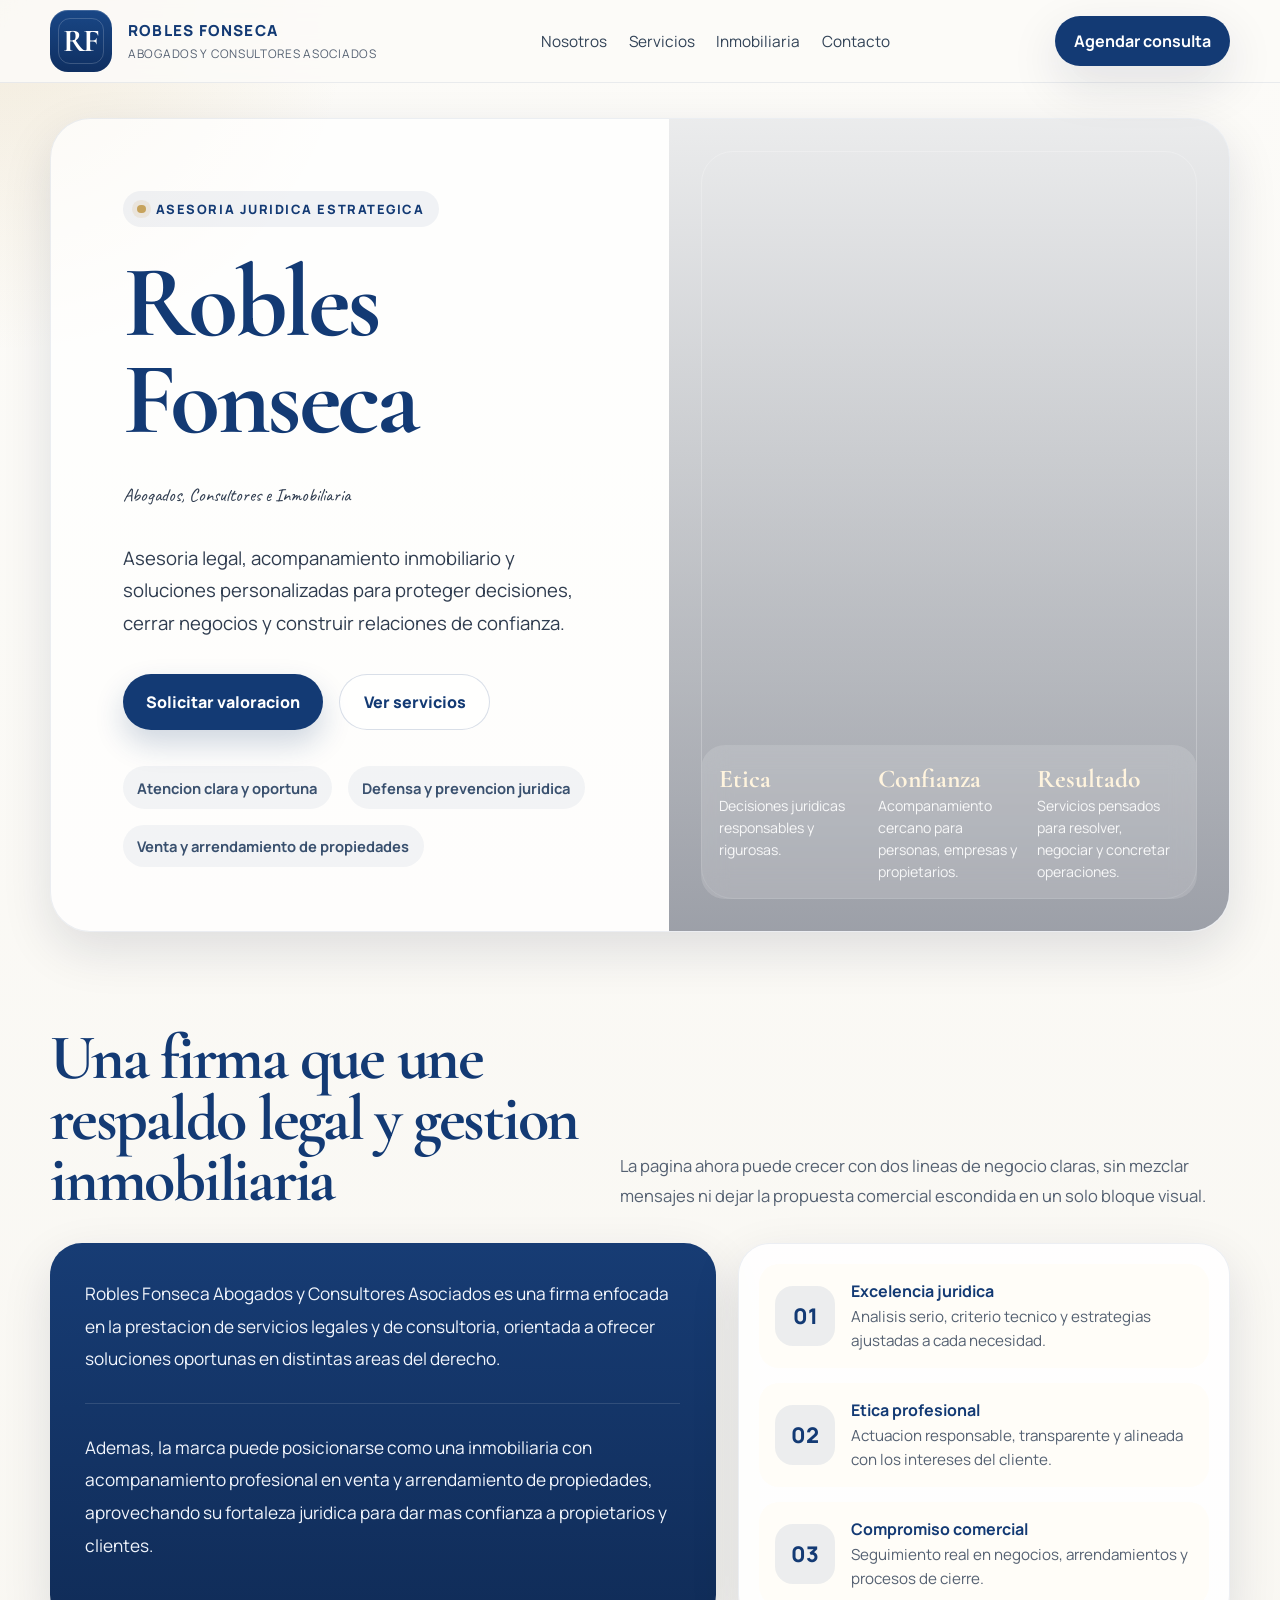
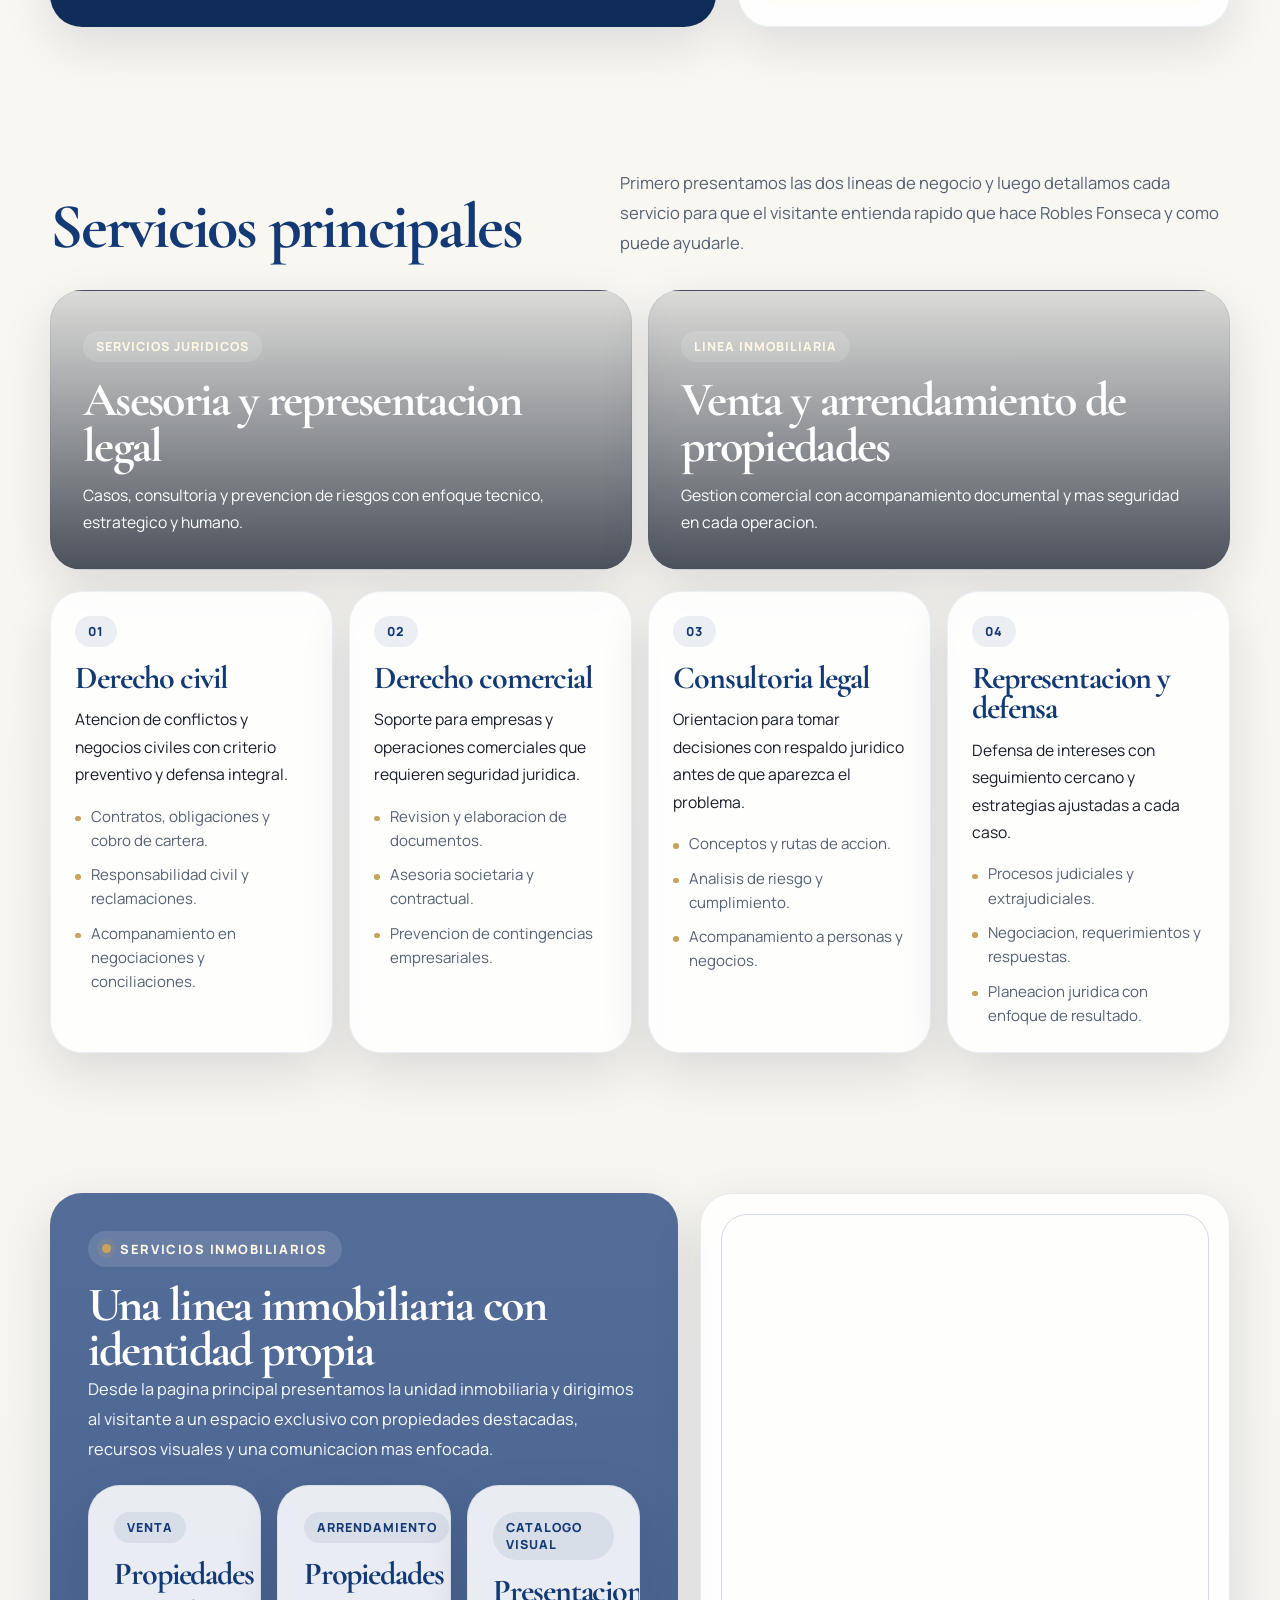
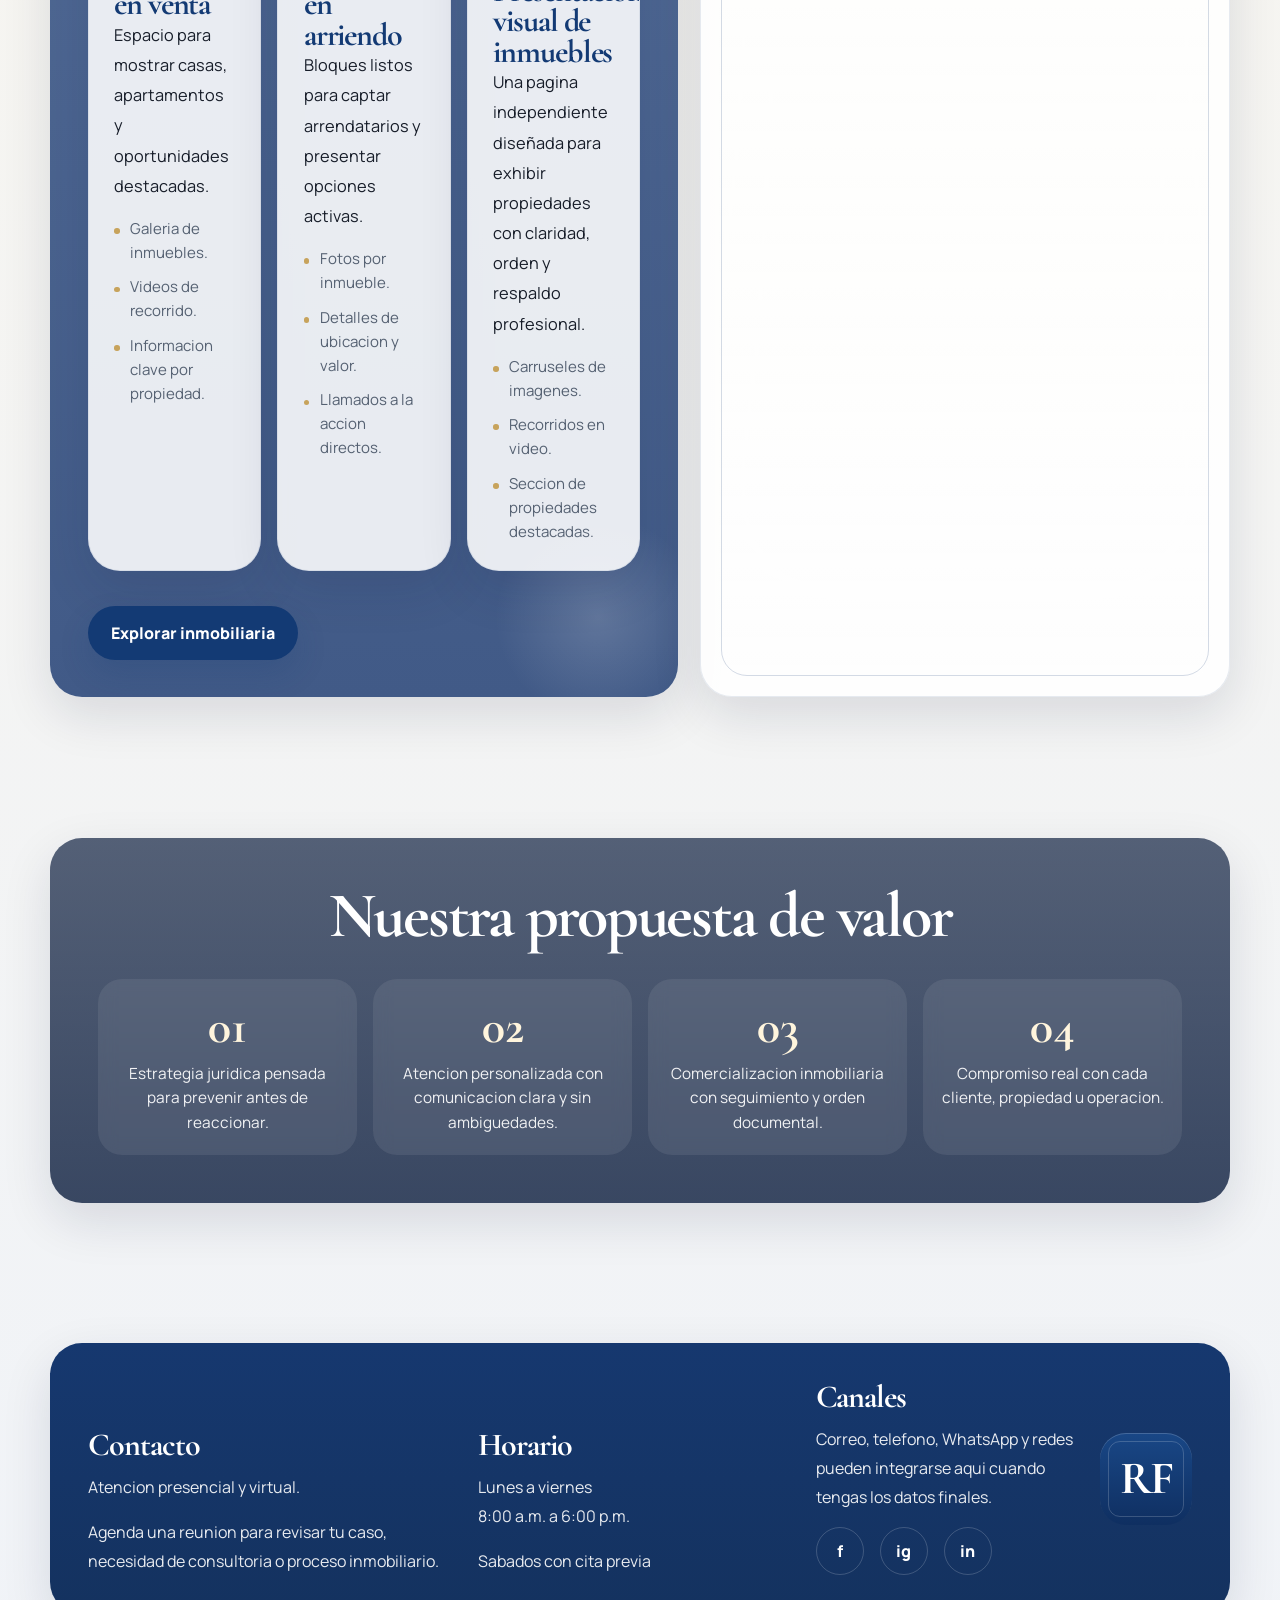
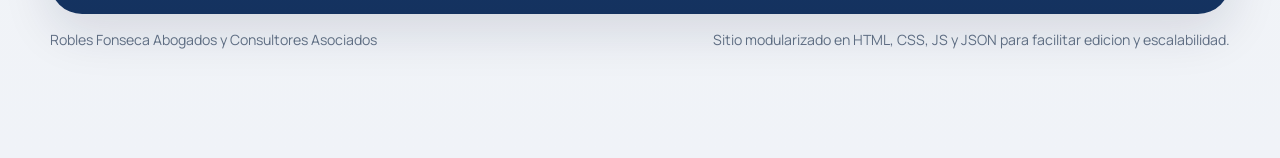
<file: index.html>
<!DOCTYPE html>
<html lang="es">
<head>
  <meta charset="UTF-8">
  <meta name="viewport" content="width=device-width, initial-scale=1.0">
  <title>Robles Fonseca</title>
  <meta
    name="description"
    content="Robles Fonseca, firma juridica e inmobiliaria con servicios de asesoria legal, arrendamiento y venta de propiedades."
  >
  <link rel="preconnect" href="https://fonts.googleapis.com">
  <link rel="preconnect" href="https://fonts.gstatic.com" crossorigin>
  <link
    href="https://fonts.googleapis.com/css2?family=Cormorant+Garamond:wght@500;600;700&family=Manrope:wght@400;500;600;700;800&family=Caveat:wght@600&display=swap"
    rel="stylesheet"
  >
  <link rel="stylesheet" href="styles.css">
</head>
<body>
  <header class="site-header">
    <div class="container header-inner">
      <a class="brand" href="#inicio" aria-label="Robles Fonseca Abogados y Consultores">
        <span class="brand-mark" aria-hidden="true"><span>RF</span></span>
        <span class="brand-copy">
          <strong>Robles Fonseca</strong>
          <small>Abogados y Consultores Asociados</small>
        </span>
      </a>

      <nav class="nav" aria-label="Navegacion principal">
        <a href="#nosotros">Nosotros</a>
        <a href="#areas">Servicios</a>
        <a href="inmobiliaria.html">Inmobiliaria</a>
        <a href="#contacto">Contacto</a>
      </nav>

      <a class="header-cta" href="#contacto">Agendar consulta</a>
    </div>
  </header>

  <main id="inicio">
    <section class="hero">
      <div class="container hero-panel">
        <div class="hero-copy" data-reveal>
          <span class="eyebrow" id="hero-eyebrow"></span>
          <h1 id="hero-title"></h1>
          <p class="hero-script" id="hero-script"></p>
          <p id="hero-description"></p>

          <div class="hero-actions">
            <a class="button" id="hero-primary-action" href="#contacto"></a>
            <a class="button-secondary" id="hero-secondary-action" href="#areas"></a>
          </div>

          <div class="hero-points" id="hero-points"></div>
        </div>

        <div class="hero-media" id="hero-media" data-reveal style="--delay: 120ms;">
          <div class="hero-card" id="hero-card"></div>
        </div>
      </div>
    </section>

    <section id="nosotros">
      <div class="container">
        <div class="section-heading" data-reveal>
          <h2 id="about-title"></h2>
          <p id="about-lead"></p>
        </div>

        <div class="about-grid">
          <article class="about-panel" data-reveal id="about-body"></article>
          <aside class="value-list" data-reveal style="--delay: 120ms;" id="values-list"></aside>
        </div>
      </div>
    </section>

    <section id="areas">
      <div class="container">
        <div class="section-heading" data-reveal>
          <h2 id="services-title"></h2>
          <p id="services-lead"></p>
        </div>

        <div class="service-pillars" id="service-pillars"></div>
        <div class="detail-grid" id="legal-services"></div>
      </div>
    </section>

    <section id="inmobiliaria">
      <div class="container split-section">
        <article class="split-copy realty-copy" data-reveal>
          <span class="eyebrow" id="realty-eyebrow"></span>
          <h2 id="realty-title"></h2>
          <p id="realty-description"></p>
          <div class="realty-grid" id="realty-services"></div>
          <div class="hero-actions">
            <a class="button" id="realty-link" href="inmobiliaria.html">Ver inmobiliaria</a>
          </div>
        </article>

        <aside class="split-media" data-reveal style="--delay: 120ms;">
          <figure id="realty-visual" aria-label="Representacion visual de servicios inmobiliarios"></figure>
        </aside>
      </div>
    </section>

    <section id="propuesta">
      <div class="container metric-banner" id="value-banner" data-reveal>
        <h2 id="value-title"></h2>
        <div class="metrics" id="value-metrics"></div>
      </div>
    </section>

    <section id="contacto">
      <div class="container contact-panel" data-reveal>
        <article class="contact-block">
          <h3 id="contact-title"></h3>
          <div id="contact-copy"></div>
        </article>

        <article class="contact-block">
          <h3 id="schedule-title"></h3>
          <div id="schedule-copy"></div>
        </article>

        <article class="social">
          <h3 id="channels-title"></h3>
          <p id="channels-copy"></p>
          <div class="social-links" id="social-links" aria-label="Redes sociales"></div>
        </article>

        <div class="footer-logo" aria-hidden="true">
          <span class="brand-mark"><span>RF</span></span>
        </div>
      </div>

      <div class="container subfooter">
        <span id="footer-brand"></span>
        <span id="footer-note"></span>
      </div>
    </section>
  </main>

  <script src="content.js" defer></script>
  <script src="app.js" defer></script>
</body>
</html>
</file>
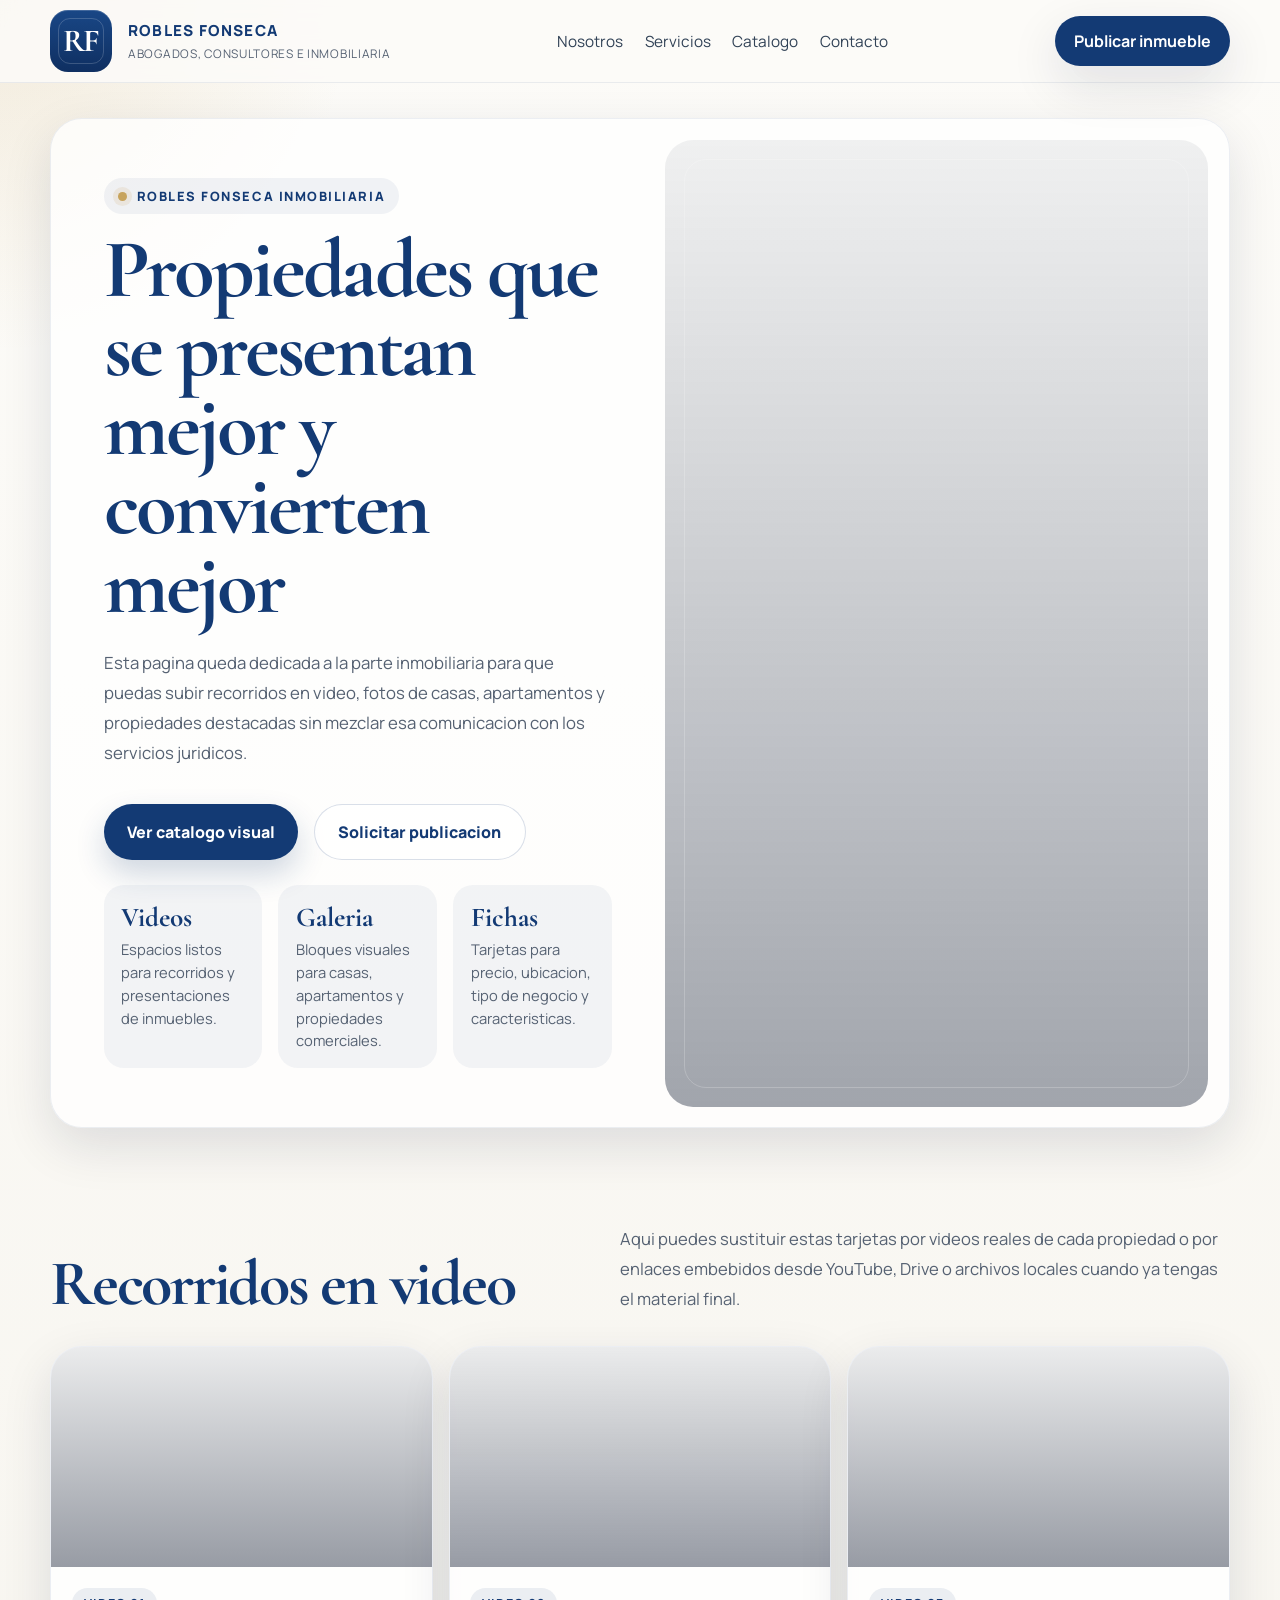
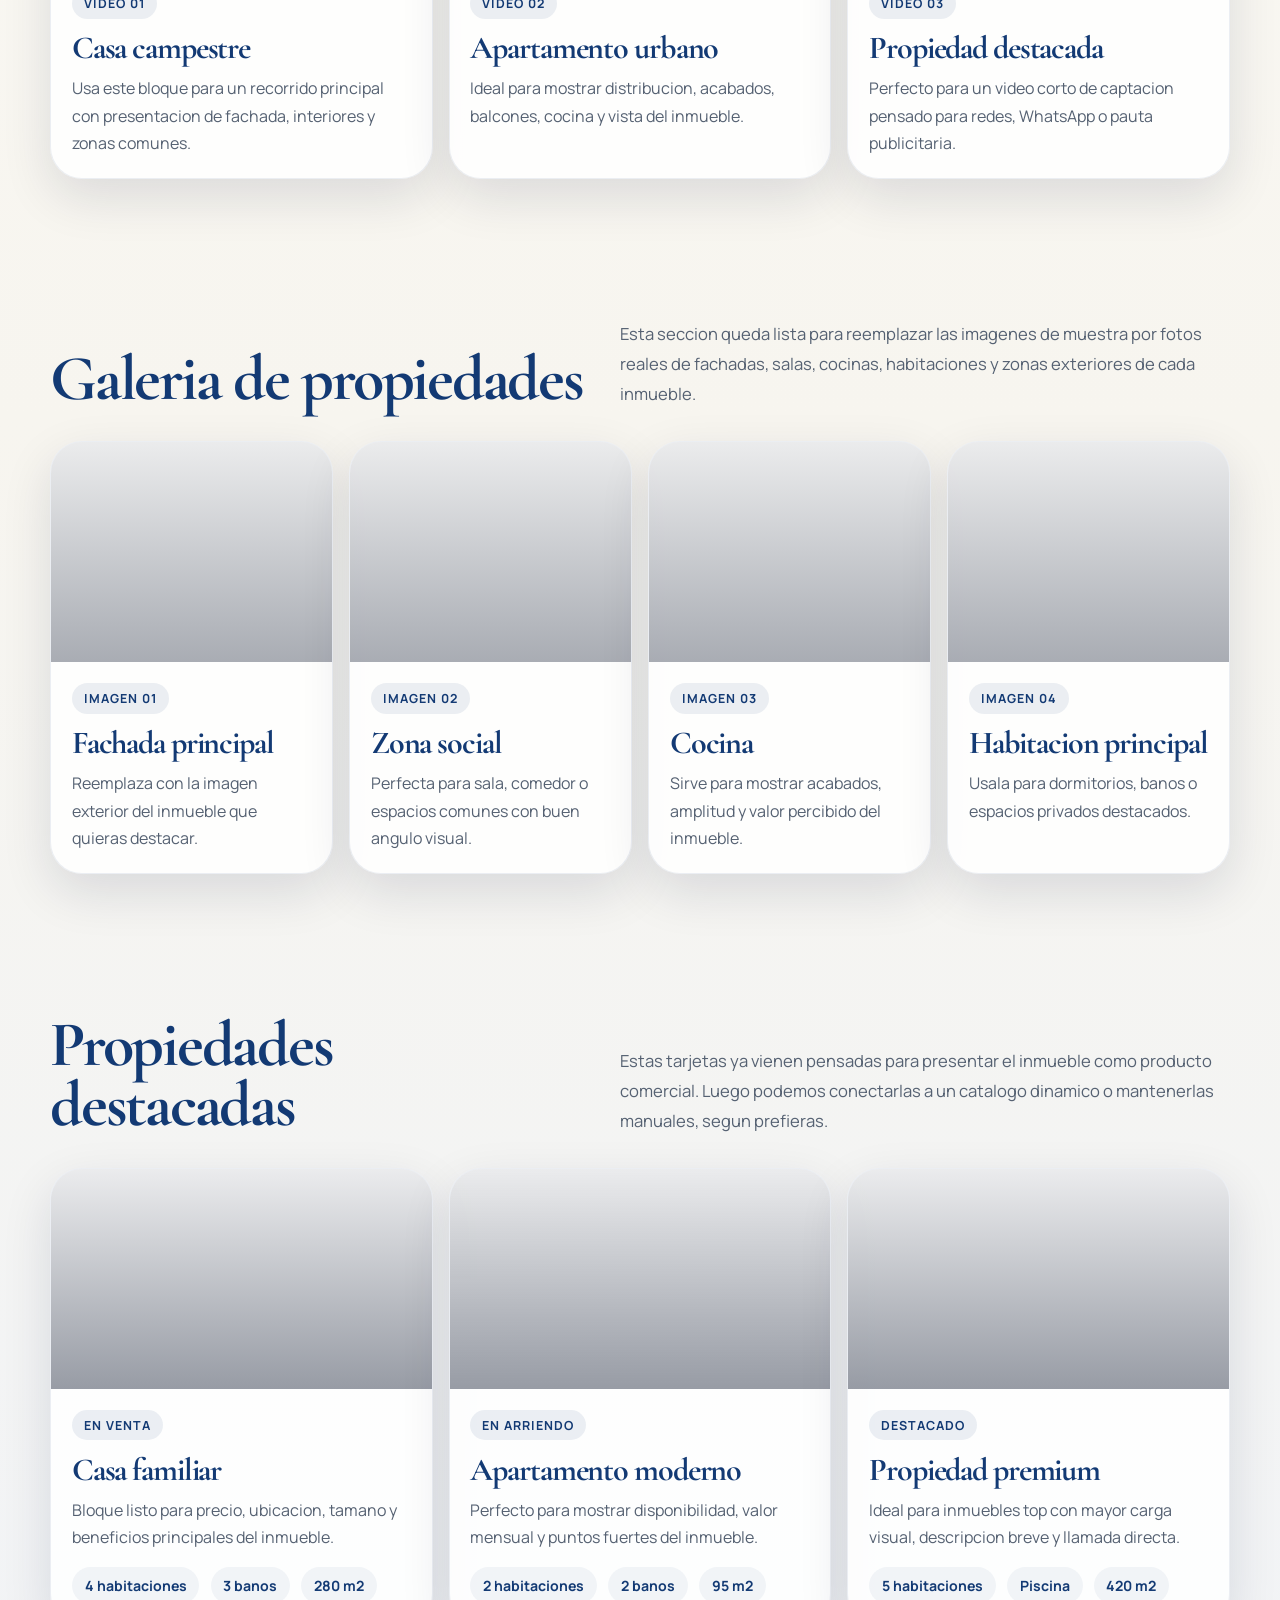
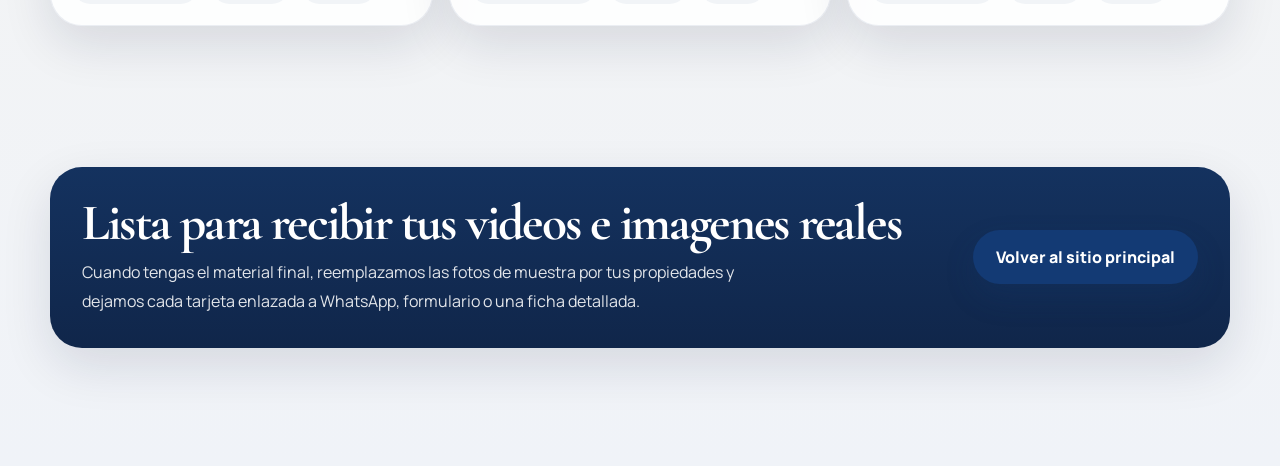
<file: inmobiliaria.html>
<!DOCTYPE html>
<html lang="es">
<head>
  <meta charset="UTF-8">
  <meta name="viewport" content="width=device-width, initial-scale=1.0">
  <title>Robles Fonseca Inmobiliaria</title>
  <meta
    name="description"
    content="Pagina inmobiliaria de Robles Fonseca para presentar propiedades en venta y arriendo con videos, imagenes y fichas destacadas."
  >
  <link rel="preconnect" href="https://fonts.googleapis.com">
  <link rel="preconnect" href="https://fonts.gstatic.com" crossorigin>
  <link
    href="https://fonts.googleapis.com/css2?family=Cormorant+Garamond:wght@500;600;700&family=Manrope:wght@400;500;600;700;800&family=Caveat:wght@600&display=swap"
    rel="stylesheet"
  >
  <link rel="stylesheet" href="styles.css">
</head>
<body class="property-page">
  <header class="site-header">
    <div class="container header-inner">
      <a class="brand" href="index.html" aria-label="Volver a Robles Fonseca">
        <span class="brand-mark" aria-hidden="true"><span>RF</span></span>
        <span class="brand-copy">
          <strong>Robles Fonseca</strong>
          <small>Abogados, Consultores e Inmobiliaria</small>
        </span>
      </a>

      <nav class="nav" aria-label="Navegacion principal">
        <a href="index.html#nosotros">Nosotros</a>
        <a href="index.html#areas">Servicios</a>
        <a href="#catalogo">Catalogo</a>
        <a href="#contacto-inmobiliario">Contacto</a>
      </nav>

      <a class="header-cta" href="#contacto-inmobiliario">Publicar inmueble</a>
    </div>
  </header>

  <main>
    <section class="property-hero">
      <div class="container property-hero-panel">
        <div class="property-hero-copy" data-reveal>
          <span class="eyebrow">Robles Fonseca Inmobiliaria</span>
          <h1>Propiedades que se presentan mejor y convierten mejor</h1>
          <p>
            Esta pagina queda dedicada a la parte inmobiliaria para que puedas subir recorridos en video,
            fotos de casas, apartamentos y propiedades destacadas sin mezclar esa comunicacion con los servicios juridicos.
          </p>

          <div class="hero-actions">
            <a class="button" href="#catalogo">Ver catalogo visual</a>
            <a class="button-secondary" href="#contacto-inmobiliario">Solicitar publicacion</a>
          </div>

          <div class="property-stats">
            <article class="property-stat">
              <strong>Videos</strong>
              <span>Espacios listos para recorridos y presentaciones de inmuebles.</span>
            </article>
            <article class="property-stat">
              <strong>Galeria</strong>
              <span>Bloques visuales para casas, apartamentos y propiedades comerciales.</span>
            </article>
            <article class="property-stat">
              <strong>Fichas</strong>
              <span>Tarjetas para precio, ubicacion, tipo de negocio y caracteristicas.</span>
            </article>
          </div>
        </div>

        <div class="property-hero-media" data-reveal style="--delay: 120ms;"></div>
      </div>
    </section>

    <section id="catalogo">
      <div class="container">
        <div class="section-heading" data-reveal>
          <h2>Recorridos en video</h2>
          <p>
            Aqui puedes sustituir estas tarjetas por videos reales de cada propiedad o por enlaces
            embebidos desde YouTube, Drive o archivos locales cuando ya tengas el material final.
          </p>
        </div>

        <div class="media-grid">
          <article class="media-card" data-reveal>
            <div class="media-thumb" style="background-image: linear-gradient(180deg, rgba(10, 20, 42, 0.08), rgba(10, 20, 42, 0.42)), url('https://images.unsplash.com/photo-1512917774080-9991f1c4c750?auto=format&fit=crop&w=1000&q=80');"></div>
            <div class="media-content">
              <strong>Video 01</strong>
              <h3>Casa campestre</h3>
              <p>Usa este bloque para un recorrido principal con presentacion de fachada, interiores y zonas comunes.</p>
            </div>
          </article>
          <article class="media-card" data-reveal style="--delay: 90ms;">
            <div class="media-thumb" style="background-image: linear-gradient(180deg, rgba(10, 20, 42, 0.08), rgba(10, 20, 42, 0.42)), url('https://images.unsplash.com/photo-1600585154340-be6161a56a0c?auto=format&fit=crop&w=1000&q=80');"></div>
            <div class="media-content">
              <strong>Video 02</strong>
              <h3>Apartamento urbano</h3>
              <p>Ideal para mostrar distribucion, acabados, balcones, cocina y vista del inmueble.</p>
            </div>
          </article>
          <article class="media-card" data-reveal style="--delay: 180ms;">
            <div class="media-thumb" style="background-image: linear-gradient(180deg, rgba(10, 20, 42, 0.08), rgba(10, 20, 42, 0.42)), url('https://images.unsplash.com/photo-1505693416388-ac5ce068fe85?auto=format&fit=crop&w=1000&q=80');"></div>
            <div class="media-content">
              <strong>Video 03</strong>
              <h3>Propiedad destacada</h3>
              <p>Perfecto para un video corto de captacion pensado para redes, WhatsApp o pauta publicitaria.</p>
            </div>
          </article>
        </div>
      </div>
    </section>

    <section>
      <div class="container">
        <div class="section-heading" data-reveal>
          <h2>Galeria de propiedades</h2>
          <p>
            Esta seccion queda lista para reemplazar las imagenes de muestra por fotos reales de fachadas,
            salas, cocinas, habitaciones y zonas exteriores de cada inmueble.
          </p>
        </div>

        <div class="gallery-grid">
          <article class="gallery-card" data-reveal>
            <div class="gallery-thumb" style="background-image: linear-gradient(180deg, rgba(10, 20, 42, 0.08), rgba(10, 20, 42, 0.35)), url('https://images.unsplash.com/photo-1600607687939-ce8a6c25118c?auto=format&fit=crop&w=900&q=80');"></div>
            <div class="gallery-content">
              <strong>Imagen 01</strong>
              <h3>Fachada principal</h3>
              <p>Reemplaza con la imagen exterior del inmueble que quieras destacar.</p>
            </div>
          </article>
          <article class="gallery-card" data-reveal style="--delay: 70ms;">
            <div class="gallery-thumb" style="background-image: linear-gradient(180deg, rgba(10, 20, 42, 0.08), rgba(10, 20, 42, 0.35)), url('https://images.unsplash.com/photo-1600047509807-ba8f99d2cdde?auto=format&fit=crop&w=900&q=80');"></div>
            <div class="gallery-content">
              <strong>Imagen 02</strong>
              <h3>Zona social</h3>
              <p>Perfecta para sala, comedor o espacios comunes con buen angulo visual.</p>
            </div>
          </article>
          <article class="gallery-card" data-reveal style="--delay: 140ms;">
            <div class="gallery-thumb" style="background-image: linear-gradient(180deg, rgba(10, 20, 42, 0.08), rgba(10, 20, 42, 0.35)), url('https://images.unsplash.com/photo-1484154218962-a197022b5858?auto=format&fit=crop&w=900&q=80');"></div>
            <div class="gallery-content">
              <strong>Imagen 03</strong>
              <h3>Cocina</h3>
              <p>Sirve para mostrar acabados, amplitud y valor percibido del inmueble.</p>
            </div>
          </article>
          <article class="gallery-card" data-reveal style="--delay: 210ms;">
            <div class="gallery-thumb" style="background-image: linear-gradient(180deg, rgba(10, 20, 42, 0.08), rgba(10, 20, 42, 0.35)), url('https://images.unsplash.com/photo-1505693416388-ac5ce068fe85?auto=format&fit=crop&w=900&q=80');"></div>
            <div class="gallery-content">
              <strong>Imagen 04</strong>
              <h3>Habitacion principal</h3>
              <p>Usala para dormitorios, banos o espacios privados destacados.</p>
            </div>
          </article>
        </div>
      </div>
    </section>

    <section>
      <div class="container">
        <div class="section-heading" data-reveal>
          <h2>Propiedades destacadas</h2>
          <p>
            Estas tarjetas ya vienen pensadas para presentar el inmueble como producto comercial.
            Luego podemos conectarlas a un catalogo dinamico o mantenerlas manuales, segun prefieras.
          </p>
        </div>

        <div class="listing-grid">
          <article class="listing-card" data-reveal>
            <div class="listing-thumb" style="background-image: linear-gradient(180deg, rgba(10, 20, 42, 0.08), rgba(10, 20, 42, 0.42)), url('https://images.unsplash.com/photo-1600607687644-c7171b42498f?auto=format&fit=crop&w=1000&q=80');"></div>
            <div class="listing-content">
              <strong>En venta</strong>
              <h3>Casa familiar</h3>
              <p>Bloque listo para precio, ubicacion, tamano y beneficios principales del inmueble.</p>
              <div class="listing-meta">
                <span>4 habitaciones</span>
                <span>3 banos</span>
                <span>280 m2</span>
              </div>
            </div>
          </article>
          <article class="listing-card" data-reveal style="--delay: 90ms;">
            <div class="listing-thumb" style="background-image: linear-gradient(180deg, rgba(10, 20, 42, 0.08), rgba(10, 20, 42, 0.42)), url('https://images.unsplash.com/photo-1600573472592-401b489a3cdc?auto=format&fit=crop&w=1000&q=80');"></div>
            <div class="listing-content">
              <strong>En arriendo</strong>
              <h3>Apartamento moderno</h3>
              <p>Perfecto para mostrar disponibilidad, valor mensual y puntos fuertes del inmueble.</p>
              <div class="listing-meta">
                <span>2 habitaciones</span>
                <span>2 banos</span>
                <span>95 m2</span>
              </div>
            </div>
          </article>
          <article class="listing-card" data-reveal style="--delay: 180ms;">
            <div class="listing-thumb" style="background-image: linear-gradient(180deg, rgba(10, 20, 42, 0.08), rgba(10, 20, 42, 0.42)), url('https://images.unsplash.com/photo-1600607687920-4e2a09cf159d?auto=format&fit=crop&w=1000&q=80');"></div>
            <div class="listing-content">
              <strong>Destacado</strong>
              <h3>Propiedad premium</h3>
              <p>Ideal para inmuebles top con mayor carga visual, descripcion breve y llamada directa.</p>
              <div class="listing-meta">
                <span>5 habitaciones</span>
                <span>Piscina</span>
                <span>420 m2</span>
              </div>
            </div>
          </article>
        </div>
      </div>
    </section>

    <section id="contacto-inmobiliario">
      <div class="container cta-band" data-reveal>
        <div>
          <h2>Lista para recibir tus videos e imagenes reales</h2>
          <p>
            Cuando tengas el material final, reemplazamos las fotos de muestra por tus propiedades
            y dejamos cada tarjeta enlazada a WhatsApp, formulario o una ficha detallada.
          </p>
        </div>
        <a class="button" href="index.html#contacto">Volver al sitio principal</a>
      </div>
    </section>
  </main>

  <script src="inmobiliaria.js" defer></script>
</body>
</html>
</file>
<file: styles.css>
:root {
  --bg: #f7f5ef;
  --surface: #fffdf8;
  --ink: #171d29;
  --muted: #556172;
  --brand: #133a74;
  --accent: #c7a35c;
  --line: rgba(19, 58, 116, 0.12);
  --shadow: 0 18px 50px rgba(14, 28, 54, 0.12);
  --radius-lg: 32px;
  --container: min(1180px, calc(100vw - 3rem));
}

* {
  box-sizing: border-box;
}

html {
  scroll-behavior: smooth;
}

body {
  margin: 0;
  font-family: "Manrope", sans-serif;
  background:
    radial-gradient(circle at top left, rgba(199, 163, 92, 0.18), transparent 22rem),
    linear-gradient(180deg, #fcfbf8 0%, var(--bg) 55%, #f0f3f8 100%);
  color: var(--ink);
}

img {
  display: block;
  max-width: 100%;
}

a {
  color: inherit;
  text-decoration: none;
}

.container {
  width: var(--container);
  margin: 0 auto;
}

.site-header {
  position: sticky;
  top: 0;
  z-index: 30;
  backdrop-filter: blur(16px);
  background: rgba(252, 251, 248, 0.86);
  border-bottom: 1px solid rgba(19, 58, 116, 0.08);
}

.header-inner {
  min-height: 82px;
  display: flex;
  align-items: center;
  justify-content: space-between;
  gap: 1rem;
}

.brand {
  display: inline-flex;
  align-items: center;
  gap: 1rem;
}

.brand-mark {
  width: 62px;
  height: 62px;
  border-radius: 18px;
  display: grid;
  place-items: center;
  background: linear-gradient(180deg, #194786, #0f2f61);
  color: #fff;
  box-shadow: inset 0 1px 0 rgba(255, 255, 255, 0.18);
  position: relative;
  overflow: hidden;
}

.brand-mark::after {
  content: "";
  position: absolute;
  inset: 8px;
  border: 1px solid rgba(255, 255, 255, 0.18);
  border-radius: 12px;
}

.brand-mark span {
  font-family: "Cormorant Garamond", serif;
  font-size: 2rem;
  font-weight: 700;
  line-height: 1;
  letter-spacing: -0.06em;
}

.brand-copy strong,
.brand-copy small {
  display: block;
}

.brand-copy strong {
  font-size: 0.95rem;
  font-weight: 800;
  color: var(--brand);
  letter-spacing: 0.08em;
  text-transform: uppercase;
}

.brand-copy small {
  margin-top: 0.2rem;
  font-size: 0.74rem;
  color: var(--muted);
  letter-spacing: 0.06em;
  text-transform: uppercase;
}

.nav {
  display: flex;
  align-items: center;
  gap: 1.35rem;
  color: #314256;
  font-size: 0.96rem;
}

.nav a {
  position: relative;
}

.nav a::after {
  content: "";
  position: absolute;
  left: 0;
  bottom: -0.4rem;
  width: 100%;
  height: 2px;
  background: var(--accent);
  transform: scaleX(0);
  transform-origin: left;
  transition: transform 220ms ease;
}

.nav a:hover::after,
.nav a:focus-visible::after {
  transform: scaleX(1);
}

.header-cta,
.button,
.button-secondary {
  display: inline-flex;
  align-items: center;
  justify-content: center;
  border-radius: 999px;
  transition: transform 220ms ease, box-shadow 220ms ease, background 220ms ease;
}

.header-cta {
  padding: 0.85rem 1.2rem;
  background: var(--brand);
  color: #fff;
  font-weight: 700;
  box-shadow: var(--shadow);
}

.header-cta:hover,
.header-cta:focus-visible,
.button:hover,
.button:focus-visible,
.button-secondary:hover,
.button-secondary:focus-visible {
  transform: translateY(-2px);
}

.hero {
  padding: 2.2rem 0 1.6rem;
}

.hero-panel {
  display: grid;
  grid-template-columns: minmax(0, 1.05fr) minmax(340px, 0.95fr);
  min-height: 760px;
  background: rgba(255, 255, 255, 0.68);
  border: 1px solid rgba(19, 58, 116, 0.08);
  border-radius: 40px;
  box-shadow: var(--shadow);
  overflow: hidden;
}

.hero-copy {
  padding: 4.5rem 4.5rem 4rem;
  display: flex;
  flex-direction: column;
  justify-content: center;
}

.eyebrow {
  display: inline-flex;
  align-items: center;
  gap: 0.6rem;
  width: fit-content;
  padding: 0.55rem 0.9rem;
  border-radius: 999px;
  background: rgba(19, 58, 116, 0.06);
  color: var(--brand);
  font-size: 0.8rem;
  font-weight: 800;
  letter-spacing: 0.12em;
  text-transform: uppercase;
}

.eyebrow::before {
  content: "";
  width: 0.55rem;
  height: 0.55rem;
  border-radius: 50%;
  background: var(--accent);
  box-shadow: 0 0 0 5px rgba(199, 163, 92, 0.15);
}

h1,
h2,
h3 {
  margin: 0;
  font-family: "Cormorant Garamond", serif;
  line-height: 0.95;
  letter-spacing: -0.035em;
  color: var(--brand);
}

h1 {
  margin-top: 1.7rem;
  font-size: clamp(4rem, 10vw, 6.4rem);
}

.hero-script {
  margin: 0.9rem 0 0;
  font-family: "Caveat", cursive;
  font-size: clamp(2.2rem, 4vw, 3.45rem);
  color: #5a7096;
  line-height: 0.95;
}

.hero-copy p {
  max-width: 34rem;
  margin: 1.9rem 0 0;
  font-size: 1.16rem;
  line-height: 1.75;
  color: #2f3c4f;
}

.hero-actions,
.hero-points,
.social-links {
  display: flex;
  flex-wrap: wrap;
  gap: 1rem;
}

.hero-actions {
  margin-top: 2.2rem;
}

.button,
.button-secondary {
  padding: 1rem 1.45rem;
  font-weight: 800;
}

.button {
  background: var(--brand);
  color: #fff;
  box-shadow: 0 14px 30px rgba(19, 58, 116, 0.2);
}

.button-secondary {
  color: var(--brand);
  border: 1px solid rgba(19, 58, 116, 0.16);
  background: rgba(255, 255, 255, 0.7);
}

.hero-points {
  margin-top: 2.25rem;
}

.hero-points span {
  padding: 0.7rem 0.9rem;
  border-radius: 999px;
  background: rgba(19, 58, 116, 0.05);
  color: #39506e;
  font-size: 0.92rem;
  font-weight: 700;
}

.hero-media {
  position: relative;
  min-height: 100%;
  background:
    linear-gradient(180deg, rgba(10, 20, 42, 0.08), rgba(10, 20, 42, 0.4)),
    center/cover no-repeat;
}

.hero-media::before {
  content: "";
  position: absolute;
  inset: 2rem;
  border: 1px solid rgba(255, 255, 255, 0.24);
  border-radius: 32px;
}

.hero-card {
  position: absolute;
  left: 2rem;
  right: 2rem;
  bottom: 2rem;
  display: grid;
  grid-template-columns: repeat(3, minmax(0, 1fr));
  gap: 1rem;
  padding: 1.1rem;
  border-radius: 24px;
  background: rgba(255, 255, 255, 0.14);
  backdrop-filter: blur(12px);
  color: #fff;
}

.hero-card strong {
  display: block;
  font-size: 1.6rem;
  font-family: "Cormorant Garamond", serif;
  color: #fff4de;
}

.hero-card span {
  font-size: 0.88rem;
  line-height: 1.4;
  color: rgba(255, 255, 255, 0.9);
}

section {
  padding: 4.4rem 0;
}

.section-heading {
  display: grid;
  grid-template-columns: minmax(0, 0.75fr) minmax(260px, 0.85fr);
  gap: 2rem;
  align-items: end;
  margin-bottom: 2rem;
}

.section-heading h2 {
  font-size: clamp(2.6rem, 5vw, 4rem);
}

.section-heading p {
  margin: 0;
  color: var(--muted);
  line-height: 1.8;
  font-size: 1.04rem;
}

.about-grid,
.service-pillars,
.detail-grid,
.split-section,
.realty-grid,
.metrics,
.contact-panel {
  display: grid;
  gap: 1rem;
}

.about-grid {
  grid-template-columns: minmax(0, 1.15fr) minmax(280px, 0.85fr);
  gap: 1.4rem;
}

.about-panel,
.value-list,
.pillar-card,
.detail-card,
.split-copy,
.split-media,
.realty-card,
.metric-banner,
.contact-panel {
  border-radius: var(--radius-lg);
  box-shadow: var(--shadow);
}

.about-panel {
  padding: 2.2rem;
  background: linear-gradient(180deg, #173c74, #102c58);
  color: #f1f5fc;
}

.about-panel p {
  margin: 0;
  font-size: 1.08rem;
  line-height: 1.9;
}

.about-panel p + p {
  margin-top: 1.7rem;
  padding-top: 1.7rem;
  border-top: 1px solid rgba(255, 255, 255, 0.12);
}

.value-list {
  padding: 1.25rem;
  background: rgba(255, 255, 255, 0.85);
  border: 1px solid rgba(19, 58, 116, 0.08);
  display: grid;
  gap: 0.9rem;
}

.value-item {
  display: grid;
  grid-template-columns: 60px 1fr;
  gap: 1rem;
  align-items: center;
  padding: 1rem;
  border-radius: 20px;
  background: var(--surface);
}

.value-icon {
  width: 60px;
  height: 60px;
  border-radius: 18px;
  display: grid;
  place-items: center;
  background: rgba(19, 58, 116, 0.08);
  color: var(--brand);
  font-size: 1.35rem;
  font-weight: 800;
}

.value-item strong {
  display: block;
  color: var(--brand);
  font-size: 1rem;
}

.value-item span {
  display: block;
  margin-top: 0.22rem;
  color: var(--muted);
  line-height: 1.55;
  font-size: 0.95rem;
}

.service-pillars {
  grid-template-columns: repeat(2, minmax(0, 1fr));
  margin-bottom: 1.3rem;
}

.pillar-card,
.detail-card,
.realty-card {
  border: 1px solid rgba(19, 58, 116, 0.08);
  overflow: hidden;
}

.pillar-card {
  min-height: 280px;
  padding: 2rem;
  background:
    linear-gradient(180deg, rgba(9, 18, 34, 0.12), rgba(9, 18, 34, 0.72)),
    center/cover no-repeat;
  color: #fff;
  display: flex;
  flex-direction: column;
  justify-content: flex-end;
}

.pillar-card span,
.detail-card strong,
.realty-card strong {
  display: inline-flex;
  width: fit-content;
  padding: 0.45rem 0.8rem;
  border-radius: 999px;
  font-size: 0.78rem;
  letter-spacing: 0.08em;
  text-transform: uppercase;
  font-weight: 800;
}

.pillar-card span {
  background: rgba(255, 255, 255, 0.14);
  color: #fff7e6;
}

.pillar-card h3,
.realty-copy h2 {
  margin-top: 1rem;
  color: #fff;
  font-size: clamp(2rem, 4vw, 3rem);
}

.pillar-card p,
.detail-card p,
.realty-card p {
  margin: 0.8rem 0 0;
  line-height: 1.75;
  font-size: 0.98rem;
}

.detail-grid {
  grid-template-columns: repeat(4, minmax(0, 1fr));
  margin-top: 1.2rem;
}

.detail-card {
  padding: 1.5rem;
  background: rgba(255, 255, 255, 0.86);
}

.detail-card strong,
.realty-card strong {
  background: rgba(19, 58, 116, 0.08);
  color: var(--brand);
}

.detail-card h3,
.realty-card h3 {
  margin-top: 1rem;
  font-size: 2rem;
  color: var(--brand);
}

.detail-card ul,
.realty-card ul {
  margin: 1rem 0 0;
  padding: 0;
  list-style: none;
  display: grid;
  gap: 0.65rem;
  color: var(--muted);
  font-size: 0.94rem;
  line-height: 1.6;
}

.detail-card li,
.realty-card li {
  position: relative;
  padding-left: 1rem;
}

.detail-card li::before,
.realty-card li::before {
  content: "";
  position: absolute;
  left: 0;
  top: 0.7rem;
  width: 0.35rem;
  height: 0.35rem;
  border-radius: 50%;
  background: var(--accent);
}

.split-section {
  grid-template-columns: minmax(0, 1.02fr) minmax(320px, 0.86fr);
  gap: 1.4rem;
  align-items: stretch;
}

.split-copy {
  padding: 2.35rem;
  background: linear-gradient(180deg, #546d98, #415a87);
  color: #f8fbff;
  position: relative;
  overflow: hidden;
}

.split-copy::after {
  content: "";
  position: absolute;
  inset: auto -2rem -2rem auto;
  width: 14rem;
  height: 14rem;
  border-radius: 50%;
  background: radial-gradient(circle, rgba(255, 255, 255, 0.16), transparent 65%);
}

.split-copy p {
  margin: 0;
  font-size: 1.02rem;
  line-height: 1.85;
  max-width: 38rem;
}

.realty-copy .eyebrow {
  background: rgba(255, 255, 255, 0.12);
  color: #fff7e6;
}

.realty-grid {
  grid-template-columns: repeat(3, minmax(0, 1fr));
  margin-top: 1.3rem;
}

.realty-card {
  padding: 1.6rem;
  background: rgba(255, 255, 255, 0.88);
  color: var(--ink);
}

.split-media {
  position: relative;
  min-height: 100%;
  padding: 1.1rem;
  background: rgba(255, 255, 255, 0.86);
  border: 1px solid rgba(19, 58, 116, 0.1);
}

.split-media::before {
  content: "";
  position: absolute;
  top: 1.25rem;
  left: 1.25rem;
  right: 1.25rem;
  bottom: 1.25rem;
  border: 1px solid rgba(19, 58, 116, 0.18);
  border-radius: 26px;
  pointer-events: none;
}

.split-media figure {
  margin: 0;
  min-height: 100%;
  border-radius: 24px;
  overflow: hidden;
  background:
    linear-gradient(180deg, rgba(255, 255, 255, 0.18), rgba(255, 255, 255, 0.03)),
    center/cover no-repeat;
  box-shadow: inset 0 -80px 120px rgba(255, 255, 255, 0.2);
}

.metric-banner {
  overflow: hidden;
  color: #fff;
  padding: 3rem;
  background:
    linear-gradient(180deg, rgba(16, 33, 65, 0.7), rgba(16, 33, 65, 0.82)),
    center/cover no-repeat;
}

.metric-banner h2 {
  color: #fff;
  font-size: clamp(2.5rem, 5vw, 4rem);
  text-align: center;
}

.metrics {
  grid-template-columns: repeat(4, minmax(0, 1fr));
  margin-top: 2rem;
}

.metric {
  text-align: center;
  padding: 1.2rem 1rem;
  border-radius: 24px;
  background: rgba(255, 255, 255, 0.08);
  backdrop-filter: blur(8px);
}

.metric strong {
  display: block;
  font-size: clamp(2rem, 4vw, 3rem);
  font-family: "Cormorant Garamond", serif;
  color: #fff5dd;
}

.metric span {
  display: block;
  margin-top: 0.35rem;
  line-height: 1.6;
  color: rgba(255, 255, 255, 0.92);
  font-size: 0.96rem;
}

.contact-panel {
  padding: 2.4rem;
  background: linear-gradient(180deg, #16386f, #14325f);
  color: #fff;
  grid-template-columns: 1.05fr 0.9fr 0.75fr auto;
  gap: 1.2rem;
  align-items: end;
}

.contact-block h3,
.social h3 {
  color: #fff;
  font-size: 2rem;
  margin-bottom: 0.8rem;
}

.contact-block p,
.social p {
  margin: 0;
  line-height: 1.8;
  color: rgba(255, 255, 255, 0.9);
}

.contact-block p + p {
  margin-top: 1rem;
}

.social-links {
  margin-top: 1rem;
}

.social-links a {
  width: 48px;
  height: 48px;
  display: grid;
  place-items: center;
  border-radius: 50%;
  border: 1px solid rgba(255, 255, 255, 0.18);
  font-weight: 800;
  color: #fff;
}

.footer-logo {
  justify-self: end;
  align-self: center;
}

.footer-logo .brand-mark {
  width: 92px;
  height: 92px;
  border-radius: 26px;
}

.footer-logo .brand-mark span {
  font-size: 2.9rem;
}

.subfooter {
  display: flex;
  justify-content: space-between;
  gap: 1rem;
  padding: 1rem 0 2.4rem;
  color: #627186;
  font-size: 0.88rem;
}

.loading-state,
.error-state {
  width: var(--container);
  margin: 1rem auto 0;
  padding: 1rem 1.2rem;
  border-radius: 18px;
  font-size: 0.96rem;
}

.loading-state {
  background: rgba(19, 58, 116, 0.06);
  color: var(--brand);
}

.error-state {
  background: rgba(179, 41, 41, 0.08);
  color: #7a1f1f;
}

.property-page main {
  padding-bottom: 3rem;
}

.property-hero {
  padding: 2.2rem 0 1.6rem;
}

.property-hero-panel,
.listing-card,
.media-card,
.gallery-card,
.cta-band {
  border-radius: var(--radius-lg);
  box-shadow: var(--shadow);
}

.property-hero-panel {
  display: grid;
  grid-template-columns: minmax(0, 1fr) minmax(340px, 0.95fr);
  gap: 1.3rem;
  padding: 1.3rem;
  background: rgba(255, 255, 255, 0.74);
  border: 1px solid rgba(19, 58, 116, 0.08);
}

.property-hero-copy {
  padding: 2.4rem 2rem;
}

.property-hero-copy h1 {
  margin-top: 1rem;
  font-size: clamp(3.2rem, 7vw, 5.2rem);
}

.property-hero-copy p {
  max-width: 38rem;
  margin: 1.4rem 0 0;
  font-size: 1.05rem;
  line-height: 1.8;
  color: var(--muted);
}

.property-hero-media {
  min-height: 520px;
  border-radius: 28px;
  background:
    linear-gradient(180deg, rgba(10, 20, 42, 0.06), rgba(10, 20, 42, 0.38)),
    url("https://images.unsplash.com/photo-1512917774080-9991f1c4c750?auto=format&fit=crop&w=1400&q=80") center/cover;
  position: relative;
  overflow: hidden;
}

.property-hero-media::after {
  content: "";
  position: absolute;
  inset: 1.2rem;
  border-radius: 22px;
  border: 1px solid rgba(255, 255, 255, 0.2);
}

.property-stats,
.media-grid,
.gallery-grid,
.listing-grid {
  display: grid;
  gap: 1rem;
}

.property-stats {
  grid-template-columns: repeat(3, minmax(0, 1fr));
  margin-top: 1.6rem;
}

.property-stat {
  padding: 1rem 1.1rem;
  border-radius: 20px;
  background: rgba(19, 58, 116, 0.05);
}

.property-stat strong {
  display: block;
  color: var(--brand);
  font-size: 1.7rem;
  font-family: "Cormorant Garamond", serif;
}

.property-stat span {
  display: block;
  margin-top: 0.25rem;
  color: var(--muted);
  line-height: 1.55;
  font-size: 0.92rem;
}

.media-grid,
.listing-grid {
  grid-template-columns: repeat(3, minmax(0, 1fr));
}

.gallery-grid {
  grid-template-columns: repeat(4, minmax(0, 1fr));
}

.media-card,
.gallery-card,
.listing-card {
  overflow: hidden;
  background: rgba(255, 255, 255, 0.86);
  border: 1px solid rgba(19, 58, 116, 0.08);
}

.media-thumb,
.gallery-thumb,
.listing-thumb {
  min-height: 220px;
  background:
    linear-gradient(180deg, rgba(10, 20, 42, 0.08), rgba(10, 20, 42, 0.42)),
    center/cover no-repeat;
}

.media-content,
.gallery-content,
.listing-content {
  padding: 1.3rem;
}

.media-content strong,
.gallery-content strong,
.listing-content strong {
  display: inline-flex;
  width: fit-content;
  padding: 0.42rem 0.75rem;
  border-radius: 999px;
  background: rgba(19, 58, 116, 0.08);
  color: var(--brand);
  font-size: 0.78rem;
  letter-spacing: 0.08em;
  text-transform: uppercase;
}

.media-content h3,
.gallery-content h3,
.listing-content h3 {
  margin-top: 0.9rem;
  font-size: 2rem;
}

.media-content p,
.gallery-content p,
.listing-content p {
  margin: 0.75rem 0 0;
  line-height: 1.7;
  color: var(--muted);
}

.listing-meta {
  display: flex;
  flex-wrap: wrap;
  gap: 0.7rem;
  margin-top: 1rem;
}

.listing-meta span {
  padding: 0.55rem 0.8rem;
  border-radius: 999px;
  background: rgba(19, 58, 116, 0.05);
  color: var(--brand);
  font-size: 0.88rem;
  font-weight: 700;
}

.cta-band {
  padding: 2rem;
  background: linear-gradient(180deg, #14325f, #10264a);
  color: #fff;
  display: flex;
  align-items: center;
  justify-content: space-between;
  gap: 1rem;
}

.cta-band h2 {
  color: #fff;
  font-size: clamp(2.2rem, 4vw, 3.4rem);
}

.cta-band p {
  margin: 0.7rem 0 0;
  max-width: 42rem;
  line-height: 1.8;
  color: rgba(255, 255, 255, 0.88);
}

[data-reveal] {
  opacity: 0;
  transform: translateY(28px);
  transition: opacity 700ms ease, transform 700ms ease;
  transition-delay: var(--delay, 0ms);
}

[data-reveal].is-visible {
  opacity: 1;
  transform: translateY(0);
}

@media (max-width: 1120px) {
  .nav {
    display: none;
  }

  .hero-panel,
  .about-grid,
  .section-heading,
  .split-section,
  .contact-panel {
    grid-template-columns: 1fr;
  }

  .service-pillars,
  .detail-grid,
  .realty-grid,
  .metrics,
  .media-grid,
  .gallery-grid,
  .listing-grid {
    grid-template-columns: repeat(2, minmax(0, 1fr));
  }

  .property-hero-panel,
  .cta-band {
    grid-template-columns: 1fr;
  }

  .hero-card {
    grid-template-columns: 1fr;
  }

  .footer-logo {
    justify-self: start;
  }
}

@media (max-width: 760px) {
  :root {
    --container: min(100vw - 1.4rem, 100%);
  }

  .header-inner {
    min-height: 76px;
  }

  .brand-copy small,
  .header-cta {
    display: none;
  }

  .hero {
    padding-top: 1rem;
  }

  .hero-panel {
    min-height: auto;
    border-radius: 28px;
  }

  .hero-copy,
  .metric-banner,
  .contact-panel {
    padding: 1.6rem;
  }

  .hero-media {
    min-height: 420px;
  }

  .hero-media::before {
    inset: 1rem;
    border-radius: 24px;
  }

  .hero-card {
    left: 1rem;
    right: 1rem;
    bottom: 1rem;
  }

  .split-copy,
  .about-panel,
  .split-media {
    padding: 1.5rem;
  }

  .service-pillars,
  .detail-grid,
  .realty-grid,
  .metrics,
  .property-stats,
  .media-grid,
  .gallery-grid,
  .listing-grid {
    grid-template-columns: 1fr;
  }

  .property-hero-copy {
    padding: 1.6rem;
  }

  .property-hero-media {
    min-height: 360px;
  }

  .subfooter {
    flex-direction: column;
  }
}
</file>
